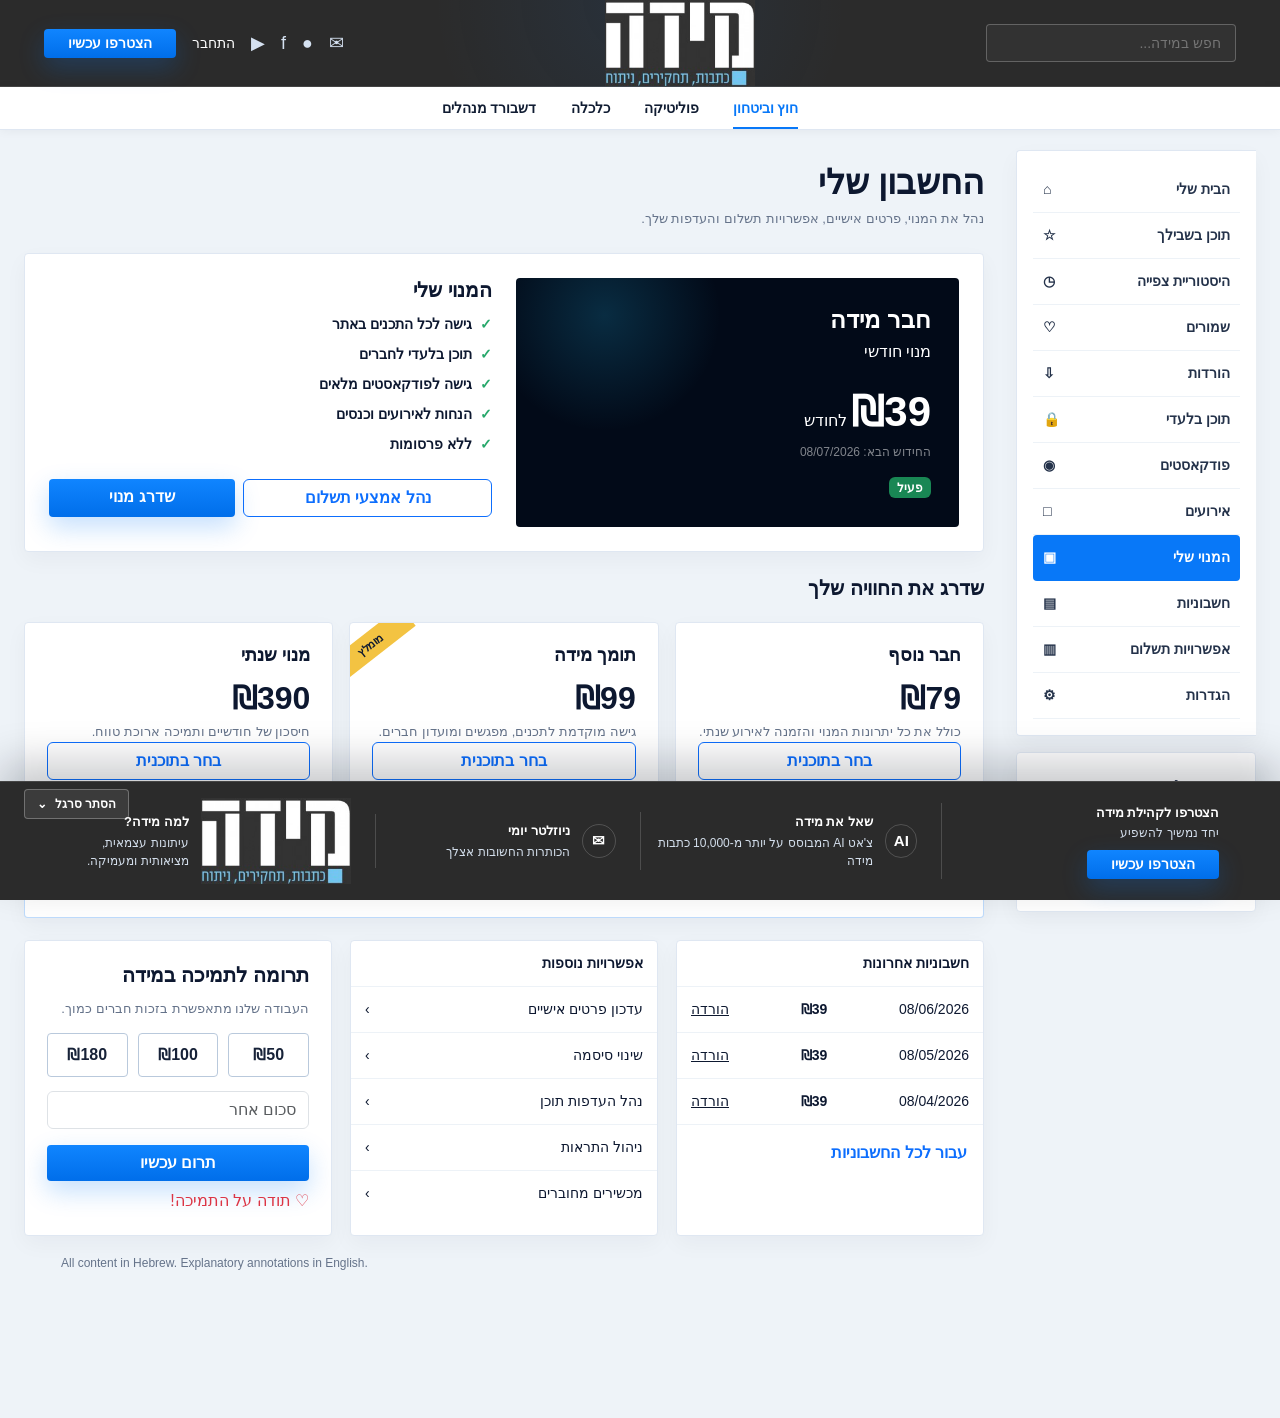
<file: personal-account-vision.html>
<!doctype html>
<html lang="he" dir="rtl">
  <head>
    <meta charset="utf-8">
    <meta name="viewport" content="width=device-width, initial-scale=1">
    <title>מידה | Personal Area - Account Settings</title>
    <meta name="description" content="אבטיפוס אזור אישי - הגדרות חשבון ומנוי במידה.">
    <link href="https://cdn.jsdelivr.net/npm/bootstrap@5.3.3/dist/css/bootstrap.min.css" rel="stylesheet">
    <link href="prototype-shared.css" rel="stylesheet">
    <style>
      .account-shell { display: grid; grid-template-columns: 240px minmax(0, 1fr); gap: 32px; }
      .personal-page-wrap { width:100%; max-width:none; padding:20px 0 28px; }
      .side-menu { padding: 16px; border-right:0; border-radius:4px 0 0 4px; }
      .side-menu a { display:flex; justify-content:space-between; align-items:center; padding:12px 10px; border-bottom:1px solid #edf2f7; color:#24324a; text-decoration:none; font-size:14px; font-weight:800; }
      .side-menu a.active { color:#fff; background:var(--mida-blue); border-radius:4px; border-bottom-color:transparent; }
      .account-title { margin: 12px 0 24px; }
      .account-title h1 { margin:0 0 6px; font-size:34px; font-weight:900; }
      .subscription-card { display:grid; grid-template-columns: 1fr 1fr; gap:24px; padding:24px; }
      .plan-card { padding:28px; color:#fff; border-radius:4px; background:radial-gradient(circle at 20% 15%, rgba(40,199,255,.18), transparent 28%), var(--mida-navy); }
      .plan-card h2 { margin:0 0 6px; font-size:24px; font-weight:900; }
      .price { font-size:42px; font-weight:900; }
      .benefits { margin:0; padding:0; list-style:none; display:grid; gap:9px; font-size:14px; font-weight:800; }
      .benefits li::before { content:"✓"; color:var(--mida-green); margin-left:8px; }
      .plan-grid { display:grid; grid-template-columns:repeat(3,1fr); gap:16px; margin-top:22px; }
      .upgrade-card { padding:22px; border:1px solid var(--mida-border); border-radius:4px; background:#fff; box-shadow:0 8px 22px rgba(13,24,48,.04); position:relative; overflow:hidden; }
      .upgrade-card.featured::before { content:"מומלץ"; position:absolute; top:10px; left:-28px; transform:rotate(-38deg); width:96px; padding:4px; background:#f3c342; color:#111b31; font-size:11px; font-weight:900; text-align:center; }
      .upgrade-card h3 { margin:0 0 8px; font-size:18px; font-weight:900; }
      .settings-grid { display:grid; grid-template-columns:repeat(3,1fr); gap:18px; margin-top:22px; }
      .invoice-row, .settings-row { display:flex; justify-content:space-between; gap:12px; padding:12px 14px; border-bottom:1px solid #edf2f7; font-size:14px; }
      .invoice-row:last-child, .settings-row:last-child { border-bottom:0; }
      .billing-access { margin-top:22px; padding:22px; display:grid; grid-template-columns:1fr auto; gap:18px; align-items:center; border:1px solid rgba(8,120,248,.26); border-radius:4px; background:#fff; box-shadow:0 8px 22px rgba(13,24,48,.04); }
      .donation-box { padding:22px; }
      .donation-options { display:flex; gap:10px; margin:14px 0; }
      .donation-options button { flex:1; border:1px solid #b9c9dc; border-radius:4px; padding:9px; background:#fff; color:#172238; font-weight:900; }
      @media (max-width:1080px){ .account-shell,.subscription-card,.settings-grid,.billing-access{grid-template-columns:1fr;} .plan-grid{grid-template-columns:1fr;} }
      @media (max-width:680px){ .personal-page-wrap{padding-top:16px;} }
    </style>
  </head>
  <body>
    <header class="topbar"><div class="topbar-inner"><input class="search-box" type="search" placeholder="חפש במידה..." aria-label="חיפוש"><a class="brand" href="index.html"><img class="brand-logo" src="Resources/cropped-0000111.jpg" alt="מידה"></a><div class="top-actions"><a class="icon-link" href="personal-content-vision.html" aria-label="אימייל">✉</a><a class="icon-link" href="personal-content-vision.html" aria-label="טוויטר">●</a><a class="icon-link" href="personal-content-vision.html" aria-label="פייסבוק">f</a><a class="icon-link" href="single-article-vision.html" aria-label="וידאו">▶</a><a class="text-white text-decoration-none" href="personal-content-vision.html">התחבר</a><a class="btn btn-mida btn-sm px-4" href="personal-account-vision.html">הצטרפו עכשיו</a></div></div></header>
    <nav class="nav-strip"><ul class="nav"><li class="nav-item"><a class="nav-link active" href="category-vision.html">חוץ וביטחון</a></li><li class="nav-item"><a class="nav-link" href="index.html">פוליטיקה</a></li><li class="nav-item"><a class="nav-link" href="index.html">כלכלה</a></li><li class="nav-item"><a class="nav-link" href="admin-dashboard-vision.html">דשבורד מנהלים</a></li></ul></nav>
    <main class="page-wrap personal-page-wrap">
      <div class="account-shell member-layout">
        <aside>
          <nav class="panel side-menu">
            <a href="personal-content-vision.html">הבית שלי <span>⌂</span></a>
            <a href="personal-content-vision.html#recommended">תוכן בשבילך <span>☆</span></a>
            <a href="personal-content-vision.html#watch-history">היסטוריית צפייה <span>◷</span></a>
            <a href="personal-content-vision.html#recommended">שמורים <span>♡</span></a>
            <a href="personal-content-vision.html#member-content">הורדות <span>⇩</span></a>
            <a href="personal-content-vision.html#member-content">תוכן בלעדי <span>🔒</span></a>
            <a href="personal-content-vision.html#watch-history">פודקאסטים <span>◉</span></a>
            <a href="personal-content-vision.html#conference">אירועים <span>□</span></a>
            <a class="active" href="personal-account-vision.html">המנוי שלי <span>▣</span></a>
            <a href="#billing-history">חשבוניות <span>▤</span></a>
            <a href="#payment-options">אפשרויות תשלום <span>▥</span></a>
            <a href="#account-settings">הגדרות <span>⚙</span></a>
          </nav>
          <section class="panel p-4 mt-3"><h2 class="section-title">זקוק לעזרה?</h2><p class="section-note">צוות התמיכה שלנו כאן בשבילך.</p><a class="btn btn-outline-primary w-100 mt-3 fw-bold" href="#account-settings">צור קשר</a></section>
        </aside>
        <section>
          <header class="account-title"><h1>החשבון שלי</h1><p class="section-note">נהל את המנוי, פרטים אישיים, אפשרויות תשלום והעדפות שלך.</p></header>
          <section class="panel subscription-card">
            <div class="plan-card"><h2>חבר מידה</h2><p>מנוי חודשי</p><div><span class="price">₪39</span> לחודש</div><div class="byline text-white-50">החידוש הבא: 08/07/2026</div><span class="badge text-bg-success mt-3">פעיל</span></div>
            <div><h2 class="section-title">המנוי שלי</h2><ul class="benefits"><li>גישה לכל התכנים באתר</li><li>תוכן בלעדי לחברים</li><li>גישה לפודקאסטים מלאים</li><li>הנחות לאירועים וכנסים</li><li>ללא פרסומות</li></ul><div class="d-flex gap-2 mt-4"><a class="btn btn-outline-primary flex-fill fw-bold" href="#payment-options">נהל אמצעי תשלום</a><a class="btn btn-mida flex-fill" href="#upgrade">שדרג מנוי</a></div></div>
          </section>
          <section class="mt-4" id="upgrade"><h2 class="section-title">שדרג את החוויה שלך</h2><div class="plan-grid"><article class="upgrade-card"><h3>חבר נוסף</h3><div class="price fs-2">₪79</div><p class="section-note">כולל את כל יתרונות המנוי והזמנה לאירוע שנתי.</p><a class="btn btn-outline-primary w-100 fw-bold" href="#payment-options">בחר בתוכנית</a></article><article class="upgrade-card featured"><h3>תומך מידה</h3><div class="price fs-2">₪99</div><p class="section-note">גישה מוקדמת לתכנים, מפגשים ומועדון חברים.</p><a class="btn btn-outline-primary w-100 fw-bold" href="#payment-options">בחר בתוכנית</a></article><article class="upgrade-card"><h3>מנוי שנתי</h3><div class="price fs-2">₪390</div><p class="section-note">חיסכון של חודשיים ותמיכה ארוכת טווח.</p><a class="btn btn-outline-primary w-100 fw-bold" href="#payment-options">בחר בתוכנית</a></article></div></section>
          <section class="billing-access" id="billing-history">
            <div><h2 class="section-title mb-1">היסטוריית חיובים מלאה</h2><p class="section-note">גישה לכל החשבוניות, קבלות, אמצעי תשלום והורדת דוח שנתי למס.</p></div>
            <a class="btn btn-outline-primary fw-bold" href="#billing-history">פתח היסטוריית חיובים</a>
          </section>
          <section class="settings-grid">
            <div class="panel"><div class="panel-header"><span>חשבוניות אחרונות</span></div><div class="invoice-row"><span>08/06/2026</span><strong>₪39</strong><a href="#billing-history">הורדה</a></div><div class="invoice-row"><span>08/05/2026</span><strong>₪39</strong><a href="#billing-history">הורדה</a></div><div class="invoice-row"><span>08/04/2026</span><strong>₪39</strong><a href="#billing-history">הורדה</a></div><div class="p-3"><a class="text-primary fw-bold text-decoration-none" href="#billing-history">עבור לכל החשבוניות</a></div></div>
            <div class="panel" id="account-settings"><div class="panel-header"><span>אפשרויות נוספות</span></div><div class="settings-row"><span>עדכון פרטים אישיים</span><span>›</span></div><div class="settings-row"><span>שינוי סיסמה</span><span>›</span></div><div class="settings-row"><span>נהל העדפות תוכן</span><span>›</span></div><div class="settings-row"><span>ניהול התראות</span><span>›</span></div><div class="settings-row"><span>מכשירים מחוברים</span><span>›</span></div></div>
            <div class="panel donation-box" id="payment-options"><h2 class="section-title">תרומה לתמיכה במידה</h2><p class="section-note">העבודה שלנו מתאפשרת בזכות חברים כמוך.</p><div class="donation-options"><button>₪50</button><button>₪100</button><button>₪180</button></div><input class="form-control mb-3" placeholder="סכום אחר"><a class="btn btn-mida w-100" href="#payment-options">תרום עכשיו</a><div class="text-danger mt-2">♡ תודה על התמיכה!</div></div>
          </section>
        </section>
      </div>
      <p class="app-note">All content in Hebrew. Explanatory annotations in English.</p>
    </main>
    <footer class="site-footer"><button class="footer-toggle" type="button" aria-expanded="true"><span class="collapse-label">הסתר סרגל</span><span class="expand-label">פתח סרגל</span><span>⌄</span></button><div class="footer-inner"><div class="footer-item"><div><p class="footer-title">הצטרפו לקהילת מידה</p><p class="footer-copy">יחד נמשיך להשפיע</p><a class="btn btn-mida btn-sm mt-2 px-4" href="personal-account-vision.html">הצטרפו עכשיו</a></div></div><div class="footer-item"><span class="footer-icon">AI</span><div><p class="footer-title">שאל את מידה</p><p class="footer-copy">צ'אט AI המבוסס על יותר מ-10,000 כתבות מידה</p></div></div><div class="footer-item"><span class="footer-icon">✉</span><div><p class="footer-title">ניוזלטר יומי</p><p class="footer-copy">הכותרות החשובות אצלך</p></div></div><div class="footer-item"><img class="brand-logo" src="Resources/cropped-0000111.jpg" alt="מידה"><div><p class="footer-title">למה מידה?</p><p class="footer-copy">עיתונות עצמאית, מציאותית ומעמיקה.</p></div></div></div></footer>
    <script src="https://cdn.jsdelivr.net/npm/bootstrap@5.3.3/dist/js/bootstrap.bundle.min.js"></script>
    <script>const footerToggle=document.querySelector('.footer-toggle');footerToggle?.addEventListener('click',()=>{const collapsed=document.body.classList.toggle('footer-collapsed');footerToggle.setAttribute('aria-expanded',String(!collapsed));});</script>
  </body>
</html>
</file>
<file: prototype-shared.css>
:root {
  --mida-logo-bg: #2b2b2b;
  --mida-navy: #020a18;
  --mida-ink: #0d1830;
  --mida-blue: #0878f8;
  --mida-blue-dark: #075cd2;
  --mida-cyan: #28c7ff;
  --mida-border: #dfe7f2;
  --mida-soft: #f5f8fc;
  --mida-muted: #65738a;
  --mida-green: #28a86b;
  --mida-red: #e34b4b;
  --mida-purple: #7956d8;
}

* {
  box-sizing: border-box;
}

body {
  margin: 0;
  padding-bottom: 118px;
  overflow-x: hidden;
  background: #eef3f8;
  color: var(--mida-ink);
  font-family: Arial, Helvetica, sans-serif;
  transition: padding-bottom .22s ease;
}

body.footer-collapsed {
  padding-bottom: 44px;
}

a {
  color: inherit;
}

.topbar {
  color: #fff;
  background: radial-gradient(circle at 50% 0%, rgba(8, 120, 248, .08), transparent 32%), var(--mida-logo-bg);
  border-bottom: 1px solid rgba(255, 255, 255, .12);
}

.topbar-inner {
  min-height: 76px;
  display: grid;
  grid-template-columns: 250px 1fr 330px;
  align-items: center;
  gap: 22px;
  width: min(100%, 1240px);
  margin: 0 auto;
  padding: 0 24px;
}

.topbar-inner > *,
.page-wrap > *,
.member-layout > *,
.panel {
  min-width: 0;
}

.brand {
  justify-self: center;
}

.brand-logo {
  display: block;
  width: 150px;
  height: auto;
}

.search-box {
  direction: rtl;
  width: min(100%, 250px);
  height: 38px;
  border: 1px solid rgba(255, 255, 255, .24);
  border-radius: 4px;
  background: rgba(255, 255, 255, .035);
  color: #dce7f7;
  padding: 0 14px;
  font-size: 14px;
}

.top-actions {
  display: flex;
  align-items: center;
  justify-content: flex-end;
  gap: 16px;
  color: #d5e1f1;
  font-size: 14px;
}

.icon-link {
  color: #d5e1f1;
  text-decoration: none;
  font-size: 18px;
}

.btn-mida {
  border: 0;
  border-radius: 4px;
  color: #fff;
  background: linear-gradient(180deg, #1085ff 0%, #006eea 100%);
  font-weight: 900;
  box-shadow: 0 10px 26px rgba(8, 120, 248, .24);
}

.btn-mida:hover {
  color: #fff;
  background: linear-gradient(180deg, #2490ff 0%, #075cd2 100%);
}

.nav-strip {
  background: #fff;
  border-bottom: 1px solid var(--mida-border);
  box-shadow: 0 1px 10px rgba(13, 24, 48, .05);
}

.nav-strip .nav {
  min-height: 42px;
  justify-content: center;
  gap: 34px;
}

.nav-strip .nav-link {
  padding: 11px 0 8px;
  color: #101c32;
  font-size: 14px;
  font-weight: 800;
}

.nav-strip .nav-link.active {
  color: var(--mida-blue);
  border-bottom: 2px solid var(--mida-blue);
}

.page-wrap {
  width: min(100%, 1240px);
  margin: 0 auto;
  padding: 20px 24px 28px;
}

.container-page {
  max-width: 1240px;
  margin-inline: auto;
  padding-inline: 24px;
}

.container-wide {
  max-width: 1360px;
  margin-inline: auto;
  padding-inline: 24px;
}

.member-layout {
  direction: rtl;
  display: grid;
  grid-template-columns: 240px minmax(0, 1fr);
  gap: 32px;
  max-width: 1280px;
  margin-inline: auto;
  padding-inline: 24px;
}

.panel {
  border: 1px solid var(--mida-border);
  border-radius: 4px;
  background: #fff;
  box-shadow: 0 8px 22px rgba(13, 24, 48, .04);
  overflow: hidden;
}

.panel-header {
  display: flex;
  align-items: center;
  justify-content: space-between;
  gap: 12px;
  padding: 12px 14px;
  border-bottom: 1px solid #edf2f7;
  font-size: 14px;
  font-weight: 900;
}

.panel-header a {
  color: var(--mida-blue);
  text-decoration: none;
  font-size: 12px;
  font-weight: 900;
}

.section-title {
  margin: 0 0 12px;
  font-size: 20px;
  font-weight: 900;
}

.section-note {
  margin: 0;
  color: var(--mida-muted);
  font-size: 13px;
}

.section-row {
  display: flex;
  align-items: end;
  justify-content: space-between;
  gap: 16px;
  margin-bottom: 14px;
}

.media-frame {
  position: relative;
  aspect-ratio: 16 / 9;
  overflow: hidden;
  border-radius: 4px;
  background: #d7e0ea;
}

.media-frame img {
  position: absolute;
  inset: 0;
  width: 100%;
  height: 100%;
  object-fit: cover;
}

.byline {
  color: var(--mida-muted);
  font-size: 12px;
}

.topic-label {
  display: inline-block;
  margin-bottom: 7px;
  color: var(--mida-blue);
  font-size: 12px;
  font-weight: 900;
}

.site-footer {
  position: fixed;
  right: 0;
  bottom: 0;
  left: 0;
  z-index: 1000;
  color: #fff;
  background: var(--mida-logo-bg);
  border-top: 1px solid rgba(255, 255, 255, .12);
  box-shadow: 0 -18px 42px rgba(2, 10, 24, .22);
  transition: transform .22s ease;
}

body.footer-collapsed .site-footer {
  transform: translateY(calc(100% - 44px));
}

.footer-inner {
  display: grid;
  grid-template-columns: 1.15fr 1.15fr 1fr 1.2fr;
  gap: 24px;
  align-items: center;
  width: min(100%, 1210px);
  min-height: 82px;
  margin: 0 auto;
  padding: 16px 26px;
  opacity: 1;
  transition: opacity .14s ease;
}

body.footer-collapsed .footer-inner {
  opacity: 0;
  pointer-events: none;
}

.footer-toggle {
  position: absolute;
  top: 7px;
  left: 24px;
  display: inline-flex;
  align-items: center;
  gap: 8px;
  min-height: 30px;
  border: 1px solid rgba(255, 255, 255, .28);
  border-radius: 4px;
  padding: 5px 12px;
  color: #fff;
  background: rgba(255, 255, 255, .08);
  font-size: 12px;
  font-weight: 900;
}

.footer-toggle .expand-label,
body.footer-collapsed .footer-toggle .collapse-label {
  display: none;
}

.footer-toggle .collapse-label,
body.footer-collapsed .footer-toggle .expand-label {
  display: inline;
}

.footer-item {
  min-height: 54px;
  display: flex;
  align-items: center;
  justify-content: flex-start;
  gap: 12px;
  border-left: 1px solid rgba(255, 255, 255, .16);
}

.footer-item:last-child {
  border-left: 0;
}

.footer-icon {
  display: inline-grid;
  place-items: center;
  width: 34px;
  height: 34px;
  border: 1px solid rgba(255, 255, 255, .18);
  border-radius: 999px;
  color: #fff;
  font-size: 15px;
  font-weight: 900;
}

.footer-title {
  margin: 0;
  font-size: 13px;
  font-weight: 900;
}

.footer-copy {
  margin: 2px 0 0;
  color: #d3deeb;
  font-size: 12px;
}

.app-note {
  width: min(100%, 1210px);
  margin: 18px auto 0;
  padding: 0 26px;
  color: #65738a;
  font-size: 12px;
  direction: ltr;
}

@media (max-width: 1080px) {
  .topbar-inner,
  .footer-inner {
    grid-template-columns: 1fr;
  }

  .topbar-inner {
    gap: 14px;
    padding: 16px 24px;
    min-width: 0;
  }

  .brand {
    order: -1;
  }

  .top-actions {
    flex-wrap: wrap;
    justify-content: flex-start;
    min-width: 0;
  }

  .footer-item {
    border-left: 0;
    border-bottom: 1px solid rgba(255, 255, 255, .16);
  }
}

@media (max-width: 900px) {
  .member-layout {
    grid-template-columns: 1fr;
    gap: 20px;
  }

  .member-layout > aside {
    min-width: 0;
  }

  .member-layout .side-menu {
    display: flex;
    gap: 8px;
    overflow-x: auto;
    padding: 10px;
    border-radius: 4px;
  }

  .member-layout .side-menu a {
    flex: 0 0 auto;
    min-width: 136px;
    border: 1px solid #edf2f7;
    border-radius: 4px;
  }

  .member-layout aside > .panel:not(.side-menu) {
    display: none;
  }
}

@media (max-width: 680px) {
  body {
    padding-bottom: 138px;
  }

  .page-wrap {
    padding: 16px 14px 28px;
  }

  .container-page,
  .container-wide,
  .member-layout {
    padding-inline: 14px;
  }

  .topbar-inner {
    padding: 14px;
  }

  .top-actions {
    gap: 10px;
  }

  .top-actions .btn {
    padding-inline: 14px !important;
  }

  .section-title {
    font-size: 18px;
  }

  .nav-strip {
    overflow-x: auto;
  }

  .nav-strip .nav {
    width: max-content;
    padding: 0 14px;
  }
}
</file>
